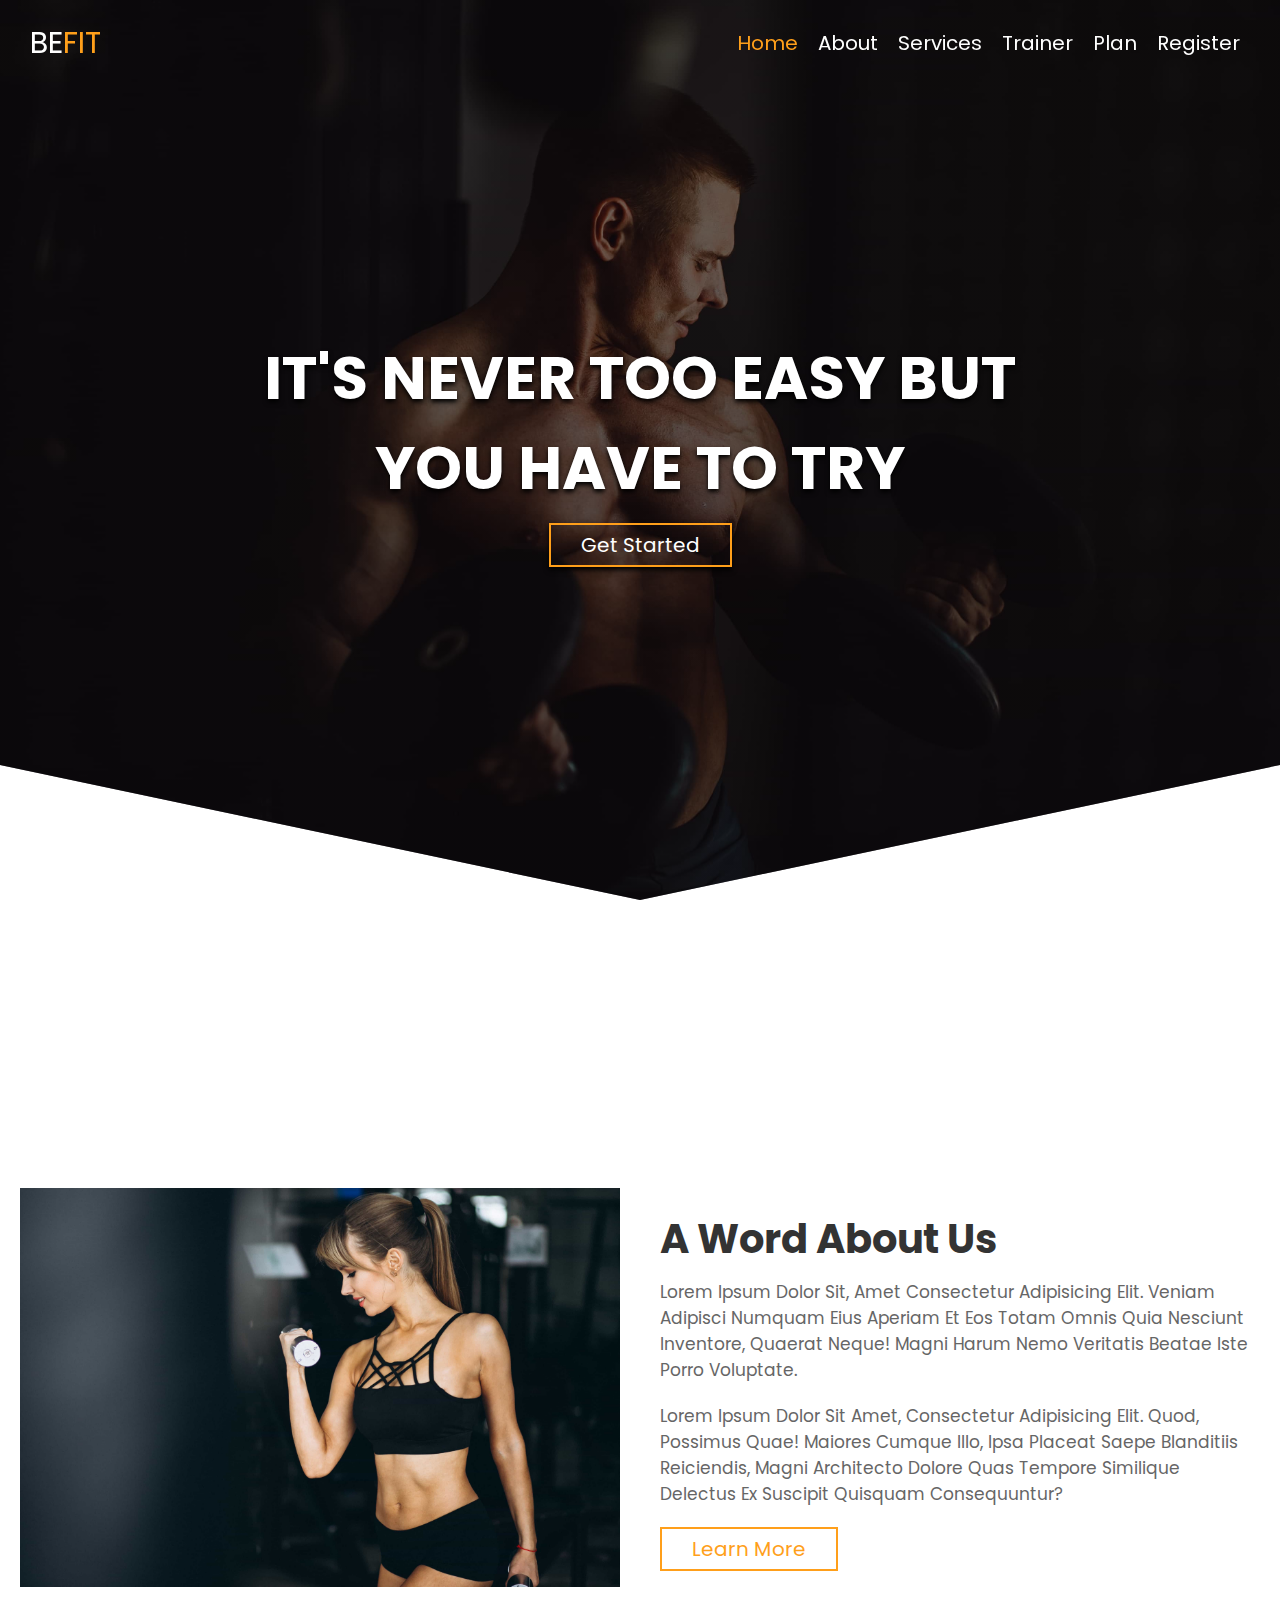
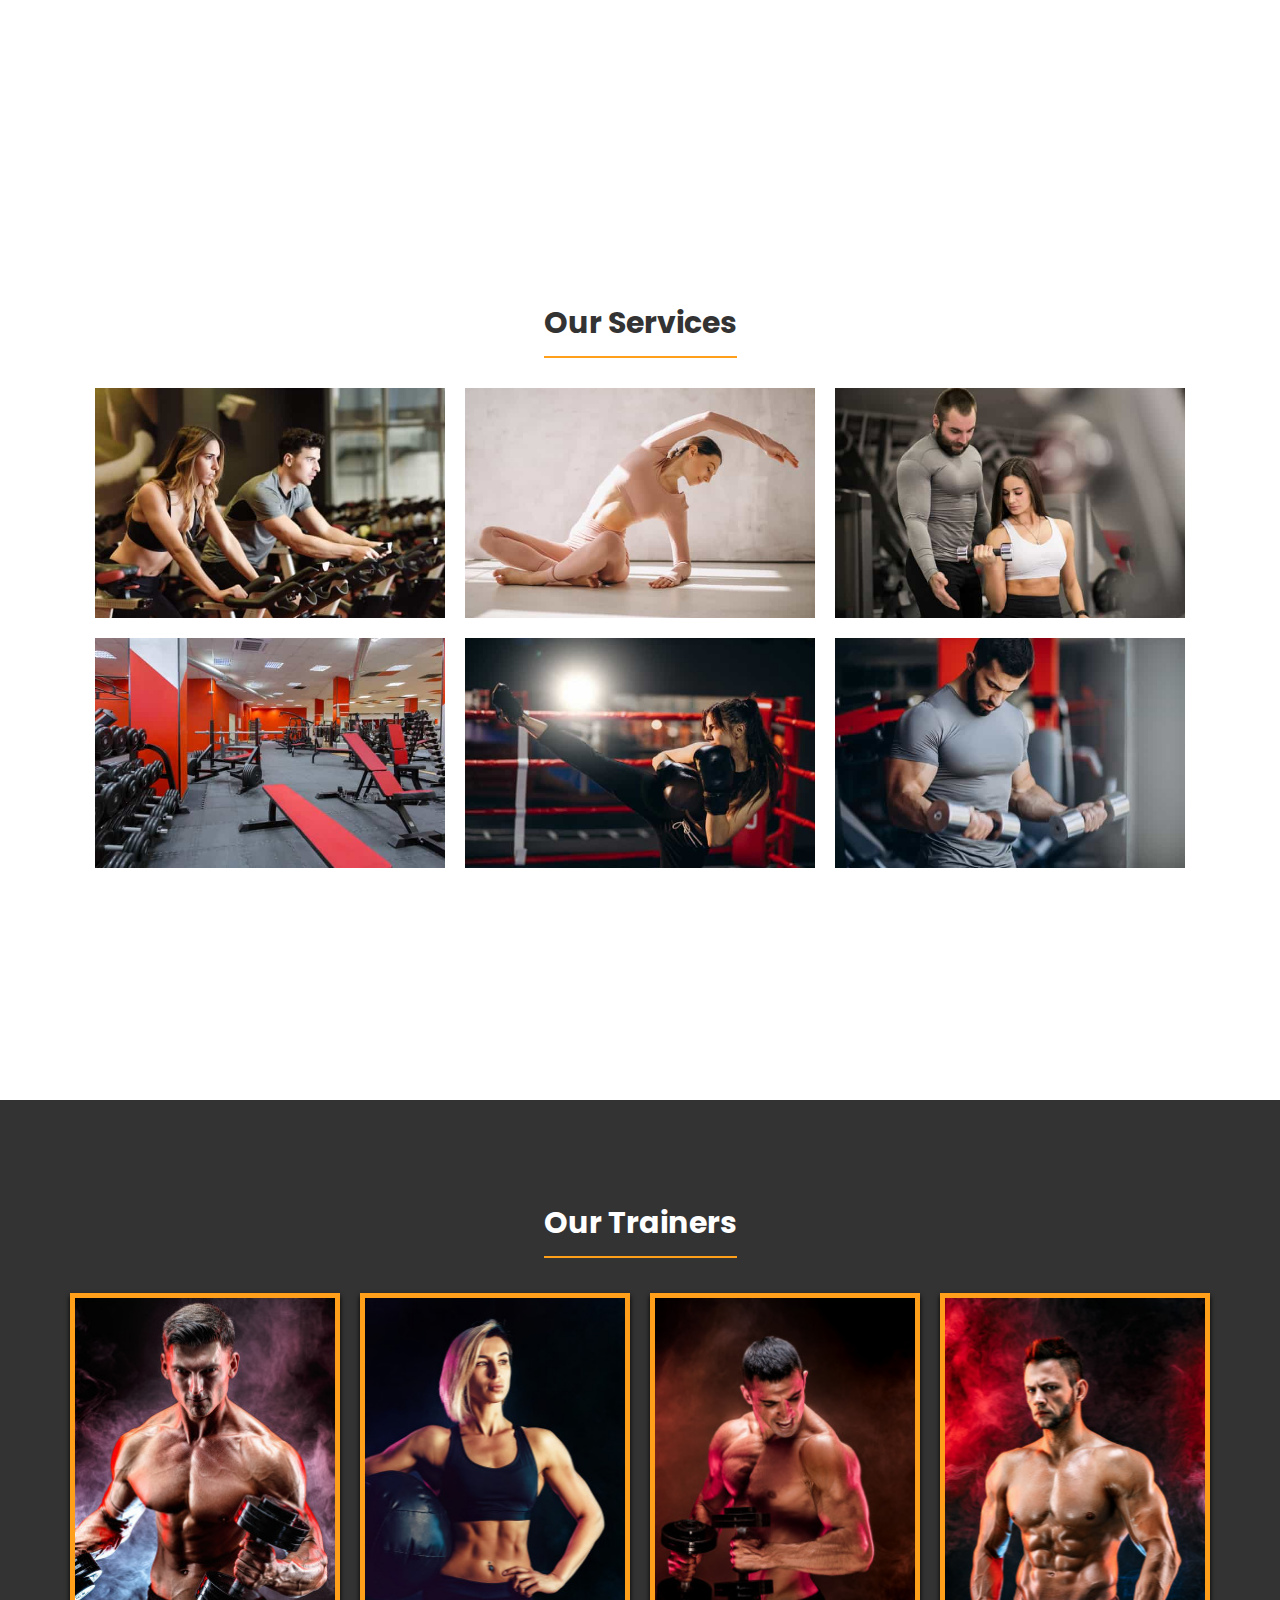
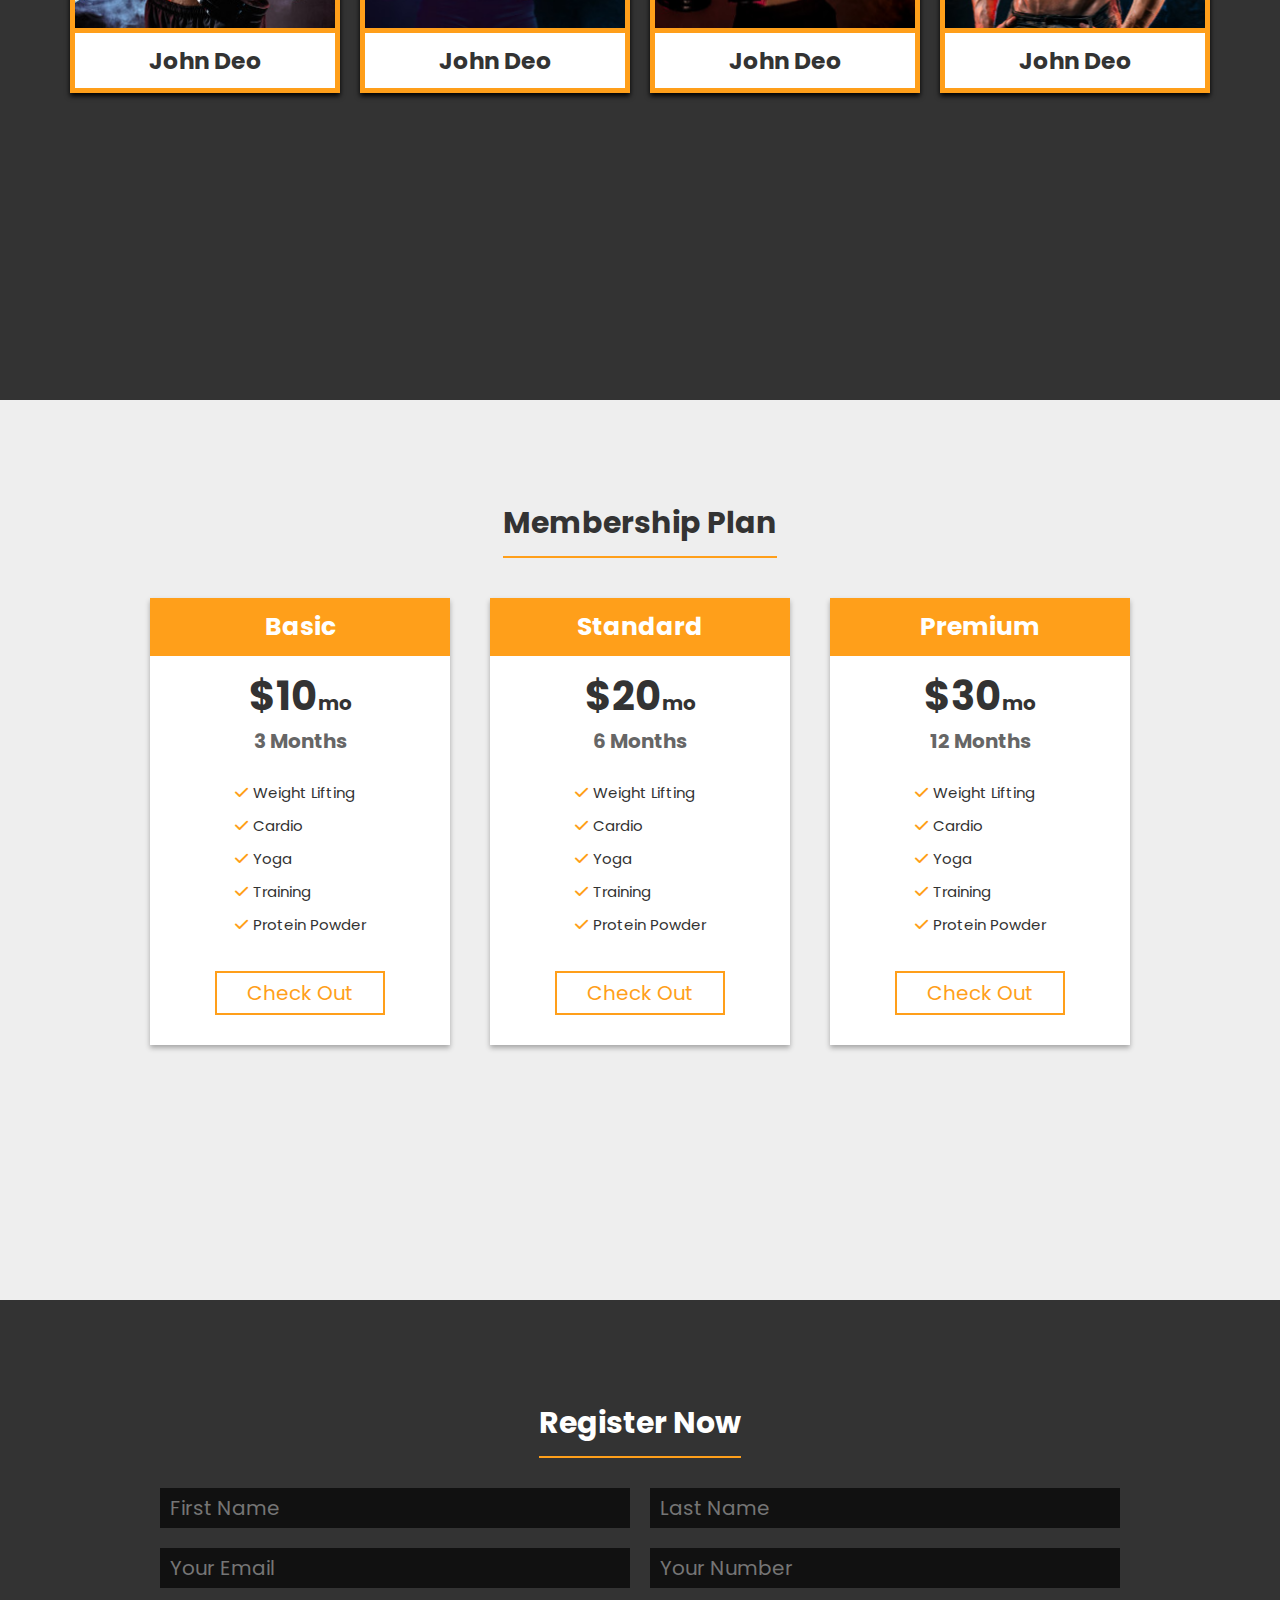
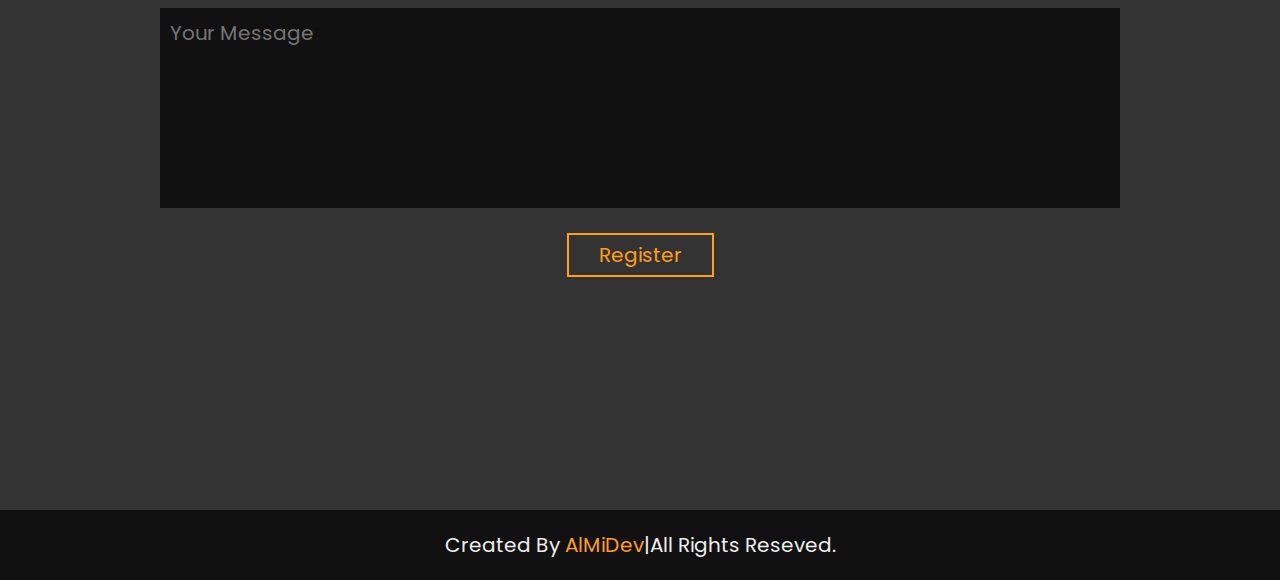
<file: Fitness website/index.html>
<!DOCTYPE html>
<html lang="en">

<head>
    <meta charset="UTF-8">
    <meta name="viewport" content="width=device-width, initial-scale=1.0">
    <title>Fitness Website</title>
    <link href="style.css" rel="stylesheet">
    <!--Font awesome cdn link-->
    <link rel="stylesheet" href="https://cdnjs.cloudflare.com/ajax/libs/font-awesome/6.2.1/css/all.min.css">
</head>

<body>

    <!--Header section starts-->

    <header>

        <a href="#" class="logo">BE<span>FIT</span></a>

        <nav class="navbar">
            <ul>
                <li><a class="active" href="#home">Home</a></li>
                <li><a href="#about">About</a></li>
                <li><a href="#service">Services</a></li>
                <li><a href="#trainer">trainer</a></li>
                <li><a href="#plan">Plan</a></li>
                <li><a href="#register">Register</a></li>
            </ul>
        </nav>

        <div id="menu" class="fas fa-bars"></div>

    </header>

    <!--Header section ends-->

    <!--Home section starts-->

    <section class="home" id="home">

        <h1>It's never too easy but <br>you have to try</h1>

        <a href="#"><button class="btn">Get started</button></a>

    </section>

    <!--Home section ends-->

    <!--About section starts-->

    <section class="about" id="about">

        <div class="row">

            <div class="image">
                <img src="images/about.jpg">
            </div>

            <div class="content">
                <h3>A word about us</h3>
                <p>Lorem ipsum dolor sit, amet consectetur adipisicing elit. Veniam adipisci numquam eius aperiam et eos
                    totam omnis quia nesciunt inventore, quaerat neque! Magni harum nemo veritatis beatae iste porro
                    voluptate.</p>
                <p>Lorem ipsum dolor sit amet, consectetur adipisicing elit. Quod, possimus quae! Maiores cumque illo,
                    ipsa placeat saepe blanditiis reiciendis, magni architecto dolore quas tempore similique delectus ex
                    suscipit quisquam consequuntur?</p>
                <a href="#"><button class="btn">Learn More</button></a>
            </div>

        </div>

    </section>

    <!--About section ends-->

    <!--service section starts-->

    <section class="service" id="service">

        <h1 class="heading">Our services</h1>

        <div class="box-container">

            <div class="box">
                <img src="images/img1.jpg" alt="">
                <div class="info">
                    <h3>treadmill</h3>
                    <p>Lorem ipsum dolor sit amet consectetur adipisicing elit. Aut nostrum illo sequi commodi, aliquam,
                        quisquam architecto rerum provident nesciunt in atque animi ullam saepe dicta eveniet pariatur
                        inventore quo magnam?</p>
                    <a href="#"><button class="btn">more</button></a>
                </div>
            </div>

            <div class="box">
                <img src="images/img2.jpg" alt="">
                <div class="info">
                    <h3>yoga</h3>
                    <p>Lorem ipsum dolor sit amet consectetur adipisicing elit. Aut nostrum illo sequi commodi, aliquam,
                        quisquam architecto rerum provident nesciunt in atque animi ullam saepe dicta eveniet pariatur
                        inventore quo magnam?</p>
                    <a href="#"><button class="btn">more</button></a>
                </div>
            </div>

            <div class="box">
                <img src="images/img3.jpg" alt="">
                <div class="info">
                    <h3>trainer</h3>
                    <p>Lorem ipsum dolor sit amet consectetur adipisicing elit. Aut nostrum illo sequi commodi, aliquam,
                        quisquam architecto rerum provident nesciunt in atque animi ullam saepe dicta eveniet pariatur
                        inventore quo magnam?</p>
                    <a href="#"><button class="btn">more</button></a>
                </div>
            </div>

            <div class="box">
                <img src="images/img4.jpg" alt="">
                <div class="info">
                    <h3>equipements</h3>
                    <p>Lorem ipsum dolor sit amet consectetur adipisicing elit. Aut nostrum illo sequi commodi, aliquam,
                        quisquam architecto rerum provident nesciunt in atque animi ullam saepe dicta eveniet pariatur
                        inventore quo magnam?</p>
                    <a href="#"><button class="btn">more</button></a>
                </div>
            </div>

            <div class="box">
                <img src="images/img5.jpg" alt="">
                <div class="info">
                    <h3>boxing</h3>
                    <p>Lorem ipsum dolor sit amet consectetur adipisicing elit. Aut nostrum illo sequi commodi, aliquam,
                        quisquam architecto rerum provident nesciunt in atque animi ullam saepe dicta eveniet pariatur
                        inventore quo magnam?</p>
                    <a href="#"><button class="btn">more</button></a>
                </div>
            </div>

            <div class="box">
                <img src="images/img6.jpg" alt="">
                <div class="info">
                    <h3>weight lifting</h3>
                    <p>Lorem ipsum dolor sit amet consectetur adipisicing elit. Aut nostrum illo sequi commodi, aliquam,
                        quisquam architecto rerum provident nesciunt in atque animi ullam saepe dicta eveniet pariatur
                        inventore quo magnam?</p>
                    <a href="#"><button class="btn">more</button></a>
                </div>
            </div>
        </div>

    </section>

    <!--service section starts-->

    <!-- trainer section starts  -->

    <section class="trainer" id="trainer">

        <h1 class="heading">our trainers</h1>

        <div class="box-container">

            <div class="box">
                <img src="images/coach1.png" alt="">
                <div class="info">
                    <h3>john deo</h3>
                </div>
                <div class="share">
                    <a href="#" class="fab fa-facebook-f"></a>
                    <a href="#" class="fab fa-twitter"></a>
                    <a href="#" class="fab fa-instagram"></a>
                    <a href="#" class="fab fa-linkedin"></a>
                </div>
            </div>

            <div class="box">
                <img src="images/coach2.png" alt="">
                <div class="info">
                    <h3>john deo</h3>
                </div>
                <div class="share">
                    <a href="#" class="fab fa-facebook-f"></a>
                    <a href="#" class="fab fa-twitter"></a>
                    <a href="#" class="fab fa-instagram"></a>
                    <a href="#" class="fab fa-linkedin"></a>
                </div>
            </div>

            <div class="box">
                <img src="images/coach3.png" alt="">
                <div class="info">
                    <h3>john deo</h3>
                </div>
                <div class="share">
                    <a href="#" class="fab fa-facebook-f"></a>
                    <a href="#" class="fab fa-twitter"></a>
                    <a href="#" class="fab fa-instagram"></a>
                    <a href="#" class="fab fa-linkedin"></a>
                </div>
            </div>

            <div class="box">
                <img src="images/coach4.png" alt="">
                <div class="info">
                    <h3>john deo</h3>
                </div>
                <div class="share">
                    <a href="#" class="fab fa-facebook-f"></a>
                    <a href="#" class="fab fa-twitter"></a>
                    <a href="#" class="fab fa-instagram"></a>
                    <a href="#" class="fab fa-linkedin"></a>
                </div>
            </div>

        </div>

    </section>

    <!-- trainer section ends -->

    <!--plan section starts-->

    <section class="plan" id="plan">

        <h1 class="heading">membership plan</h1>

        <div class="box-container">

            <div class="box">
                <h3 class="title">basic</h3>
                <h3 class="price">$10<span>mo</span></h3>
                <h3 class="month">3 months</h3>
                <ul>
                    <li><i class="fas fa-check"></i>weight lifting</li>
                    <li><i class="fas fa-check"></i>cardio</li>
                    <li><i class="fas fa-check"></i>yoga</li>
                    <li><i class="fas fa-check"></i>training</li>
                    <li><i class="fas fa-check"></i>protein powder</li>
                </ul>
                <a href="#"><button class="btn">check out</button></a>
            </div>

            <div class="box">
                <h3 class="title">standard</h3>
                <h3 class="price">$20<span>mo</span></h3>
                <h3 class="month">6 months</h3>
                <ul>
                    <li><i class="fas fa-check"></i>weight lifting</li>
                    <li><i class="fas fa-check"></i>cardio</li>
                    <li><i class="fas fa-check"></i>yoga</li>
                    <li><i class="fas fa-check"></i>training</li>
                    <li><i class="fas fa-check"></i>protein powder</li>
                </ul>
                <a href="#"><button class="btn">check out</button></a>
            </div>

            <div class="box">
                <h3 class="title">premium</h3>
                <h3 class="price">$30<span>mo</span></h3>
                <h3 class="month">12 months</h3>
                <ul>
                    <li><i class="fas fa-check"></i>weight lifting</li>
                    <li><i class="fas fa-check"></i>cardio</li>
                    <li><i class="fas fa-check"></i>yoga</li>
                    <li><i class="fas fa-check"></i>training</li>
                    <li><i class="fas fa-check"></i>protein powder</li>
                </ul>
                <a href="#"><button class="btn">check out</button></a>
            </div>

        </div>

    </section>

    <!--plan section ends-->

    <!--register section starts-->

    <section class="register" id="register">

        <h1 class="heading">register now</h1>

        <form action="">

            <div class="inputBox">
                <input type="text" placeholder="first name">
                <input type="text" placeholder="last name">
            </div>

            <div class="inputBox">
                <input type="email" placeholder="your email">
                <input type="number" placeholder="your number">
            </div>

            <textarea name="" id="" cols="30" rows="10" placeholder="your message"></textarea>

            <input type="submit" class="btn" value="register">

        </form>

    </section>

    <!--register section ends-->

    <!--footer section starts-->
    <section class="footer">
        created by <a href="#">AlMiDev</a>|all rights reseved.
    </section>
    <!--footer section ends-->

    <!--Custom js file link-->
    <!-- jquery cdn link  -->
    <script src="https://cdnjs.cloudflare.com/ajax/libs/jquery/3.5.1/jquery.min.js"></script>
    <script src="script.js"></script>
</body>

</html>
</file>
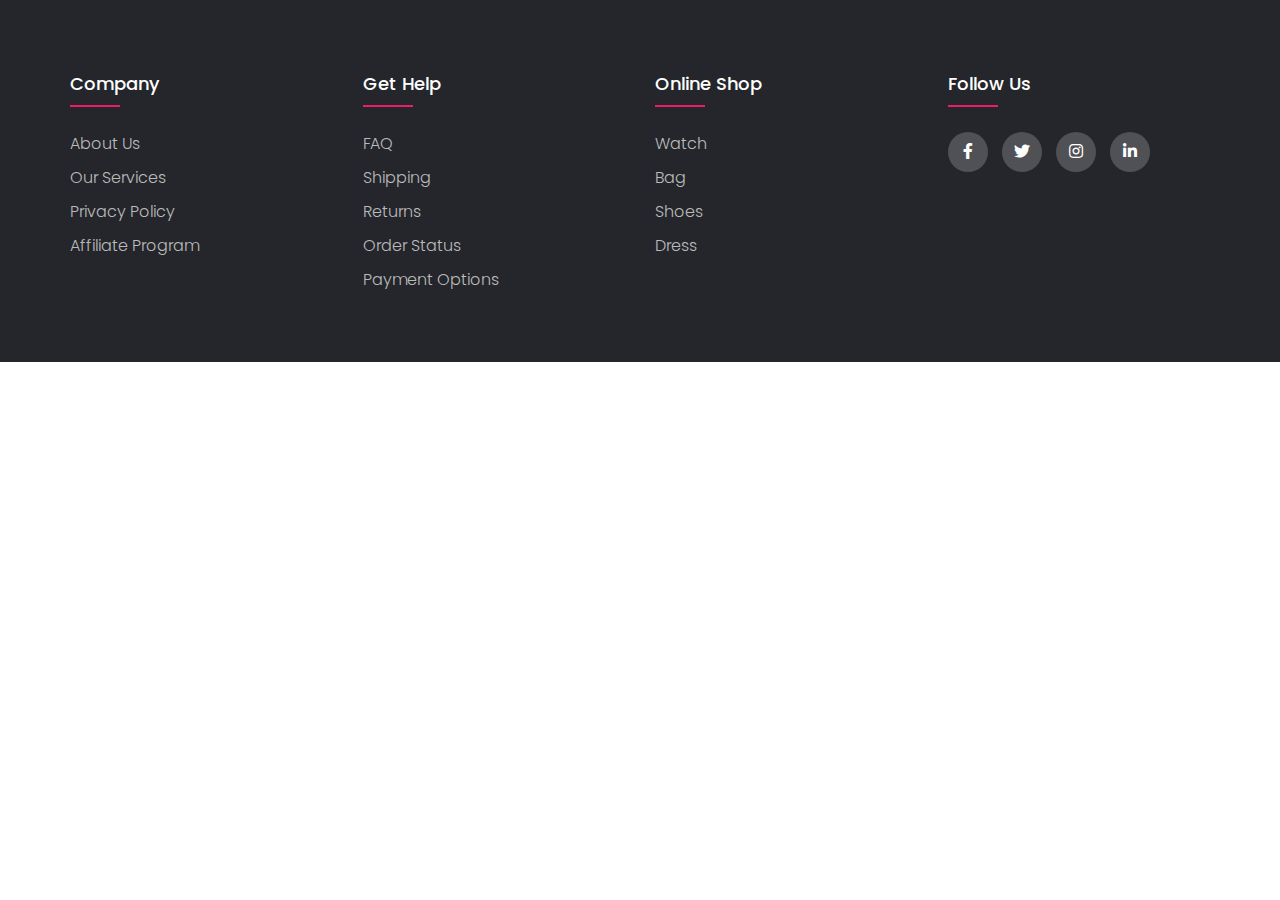
<file: Footer/index.html>
<!DOCTYPE html>
<html lang="en">
<head>
  <title>Footer Design</title>
  <meta charset="utf-8">
  <meta name="viewport" content="width=device-width, initial-scale=1">
  <link rel="stylesheet" href="css/style.css">
  <link rel="stylesheet" type="text/css" href="https://cdnjs.cloudflare.com/ajax/libs/font-awesome/5.15.1/css/all.min.css">
</head>
<body>

  <footer class="footer">
  	 <div class="container">
  	 	<div class="row">
  	 		<div class="footer-col">
  	 			<h4>company</h4>
  	 			<ul>
  	 				<li><a href="#">about us</a></li>
  	 				<li><a href="#">our services</a></li>
  	 				<li><a href="#">privacy policy</a></li>
  	 				<li><a href="#">affiliate program</a></li>
  	 			</ul>
  	 		</div>
  	 		<div class="footer-col">
  	 			<h4>get help</h4>
  	 			<ul>
  	 				<li><a href="#">FAQ</a></li>
  	 				<li><a href="#">shipping</a></li>
  	 				<li><a href="#">returns</a></li>
  	 				<li><a href="#">order status</a></li>
  	 				<li><a href="#">payment options</a></li>
  	 			</ul>
  	 		</div>
  	 		<div class="footer-col">
  	 			<h4>online shop</h4>
  	 			<ul>
  	 				<li><a href="#">watch</a></li>
  	 				<li><a href="#">bag</a></li>
  	 				<li><a href="#">shoes</a></li>
  	 				<li><a href="#">dress</a></li>
  	 			</ul>
  	 		</div>
  	 		<div class="footer-col">
  	 			<h4>follow us</h4>
  	 			<div class="social-links">
  	 				<a href="#"><i class="fab fa-facebook-f"></i></a>
  	 				<a href="#"><i class="fab fa-twitter"></i></a>
  	 				<a href="#"><i class="fab fa-instagram"></i></a>
  	 				<a href="#"><i class="fab fa-linkedin-in"></i></a>
  	 			</div>
  	 		</div>
  	 	</div>
  	 </div>
  </footer>

</body>
</html>
</file>
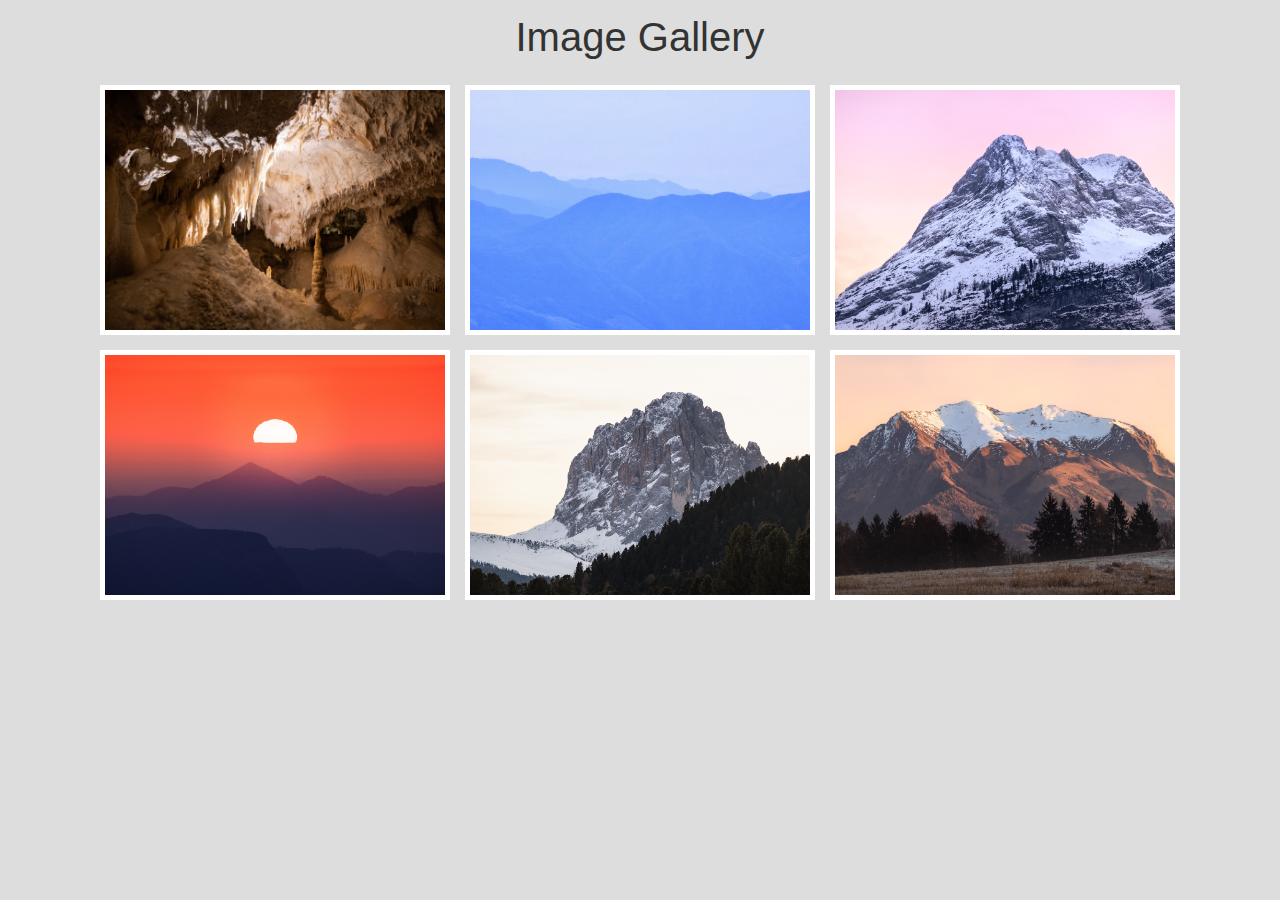
<file: Gallery/index.html>
<!DOCTYPE html>
<html lang="en">
<head>
    <meta charset="UTF-8">
    <meta name="viewport" content="width=device-width, initial-scale=1.0">
    <title>Gallery</title>
    <!--CSS file link-->
    <link rel="stylesheet" href="style.css">
</head>
<body>

    <div class="container">

        <h1>Image Gallery</h1>

        <div class="image-container">

            <div class="image">
                <img src="Medias/1.jpg" alt="">
            </div>
            <div class="image">
                <img src="Medias/2.jpg" alt="">
            </div>
            <div class="image">
                <img src="Medias/3.jpg" alt="">
            </div>
            <div class="image">
                <img src="Medias/4.jpg" alt="">
            </div>
            <div class="image">
                <img src="Medias/5.jpg" alt="">
            </div>
            <div class="image">
                <img src="Medias/6.jpg" alt="">
            </div>

        </div>

        <div class="popup-image">
            <span>&times;</span>
            <img src="Medias/1.jpg">
        </div>

    </div>



    <script src="script.js"></script>
</body>
</html>
</file>
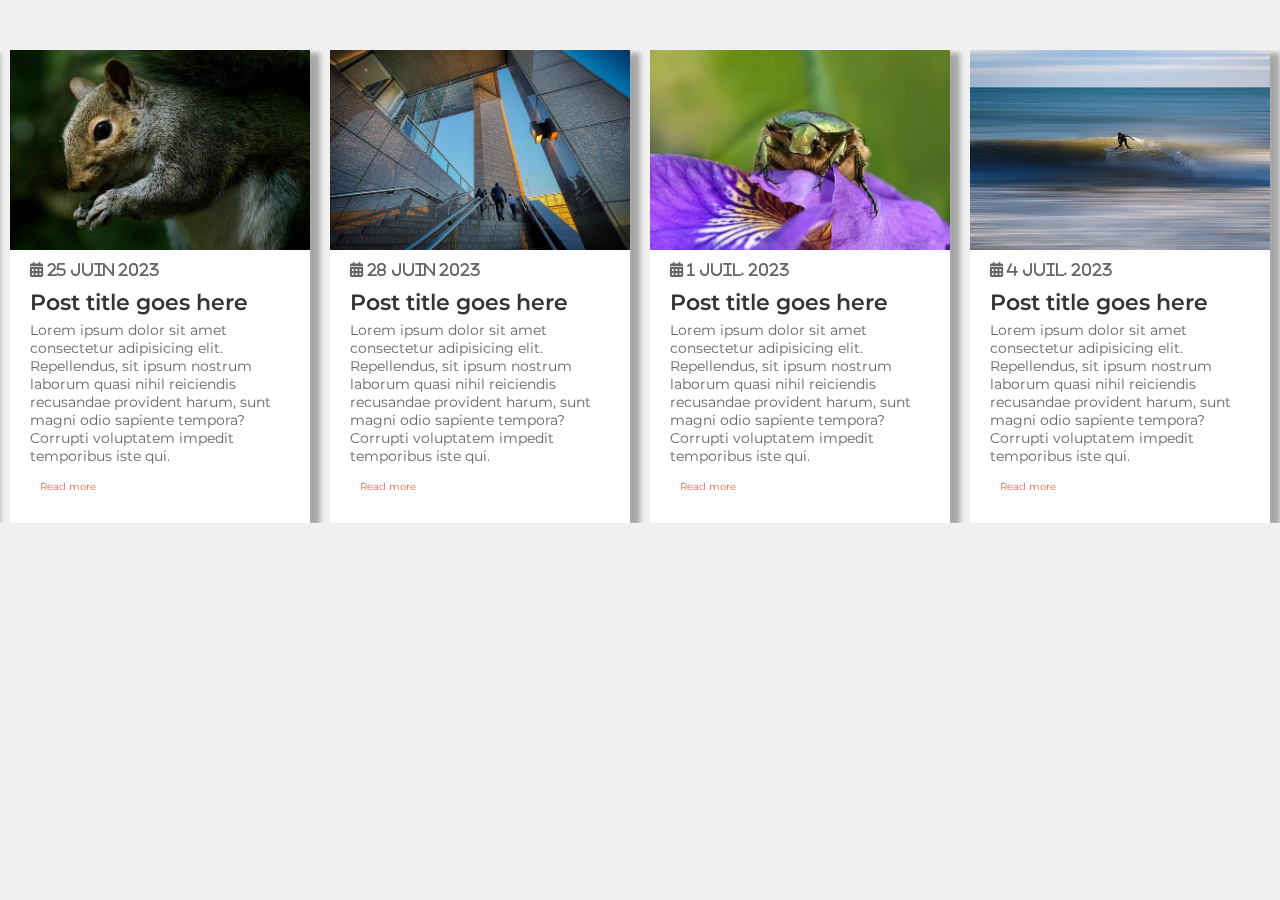
<file: Post slider/index.html>
<!DOCTYPE html>
<html lang="en">

<head>
    <meta charset="UTF-8">
    <meta name="viewport" content="width=device-width, initial-scale=1.0">
    <title>Post Slider</title>

    <!--CSS File Link-->
    <link href="style.css" rel="stylesheet">

    <!--External Tools Link-->
    <link href="https://cdnjs.cloudflare.com/ajax/libs/OwlCarousel2/2.3.4/assets/owl.carousel.min.css" rel="stylesheet">
    
    <link href="https://cdnjs.cloudflare.com/ajax/libs/font-awesome/6.4.0/css/all.min.css" rel="stylesheet">
    


</head>

<body>

    <div class="post-container owl-carousel">

        <div class="post">
            <div class="image">
                <img src="Medias/1.jpg" alt="">
            </div>
            <div class="content">
                <div class="date"><i class="fas fa-calendar-alt"> 25 Juin 2023</i></div>
                <a href="#" class="title">Post title goes here</a>
                <p>Lorem ipsum dolor sit amet consectetur adipisicing elit. Repellendus, sit ipsum nostrum laborum quasi
                    nihil reiciendis recusandae provident harum, sunt magni odio sapiente tempora? Corrupti voluptatem
                    impedit temporibus iste qui.</p>
                <a href="#" class="link">Read more</a>
            </div>
        </div>

        <div class="post">
            <div class="image">
                <img src="Medias/2.jpg" alt="">
            </div>
            <div class="content">
                <div class="date"><i class="fas fa-calendar-alt"> 28 Juin 2023</i></div>
                <a href="#" class="title">Post title goes here</a>
                <p>Lorem ipsum dolor sit amet consectetur adipisicing elit. Repellendus, sit ipsum nostrum laborum quasi
                    nihil reiciendis recusandae provident harum, sunt magni odio sapiente tempora? Corrupti voluptatem
                    impedit temporibus iste qui.</p>
                <a href="#" class="link">Read more</a>
            </div>
        </div>

        <div class="post">
            <div class="image">
                <img src="Medias/3.jpg" alt="">
            </div>
            <div class="content">
                <div class="date"><i class="fas fa-calendar-alt"> 1 Juil. 2023</i></div>
                <a href="#" class="title">Post title goes here</a>
                <p>Lorem ipsum dolor sit amet consectetur adipisicing elit. Repellendus, sit ipsum nostrum laborum quasi
                    nihil reiciendis recusandae provident harum, sunt magni odio sapiente tempora? Corrupti voluptatem
                    impedit temporibus iste qui.</p>
                <a href="#" class="link">Read more</a>
            </div>
        </div>

        <div class="post">
            <div class="image">
                <img src="Medias/4.jpg" alt="">
            </div>
            <div class="content">
                <div class="date"><i class="fas fa-calendar-alt"> 4 Juil. 2023</i></div>
                <a href="#" class="title">Post title goes here</a>
                <p>Lorem ipsum dolor sit amet consectetur adipisicing elit. Repellendus, sit ipsum nostrum laborum quasi
                    nihil reiciendis recusandae provident harum, sunt magni odio sapiente tempora? Corrupti voluptatem
                    impedit temporibus iste qui.</p>
                <a href="#" class="link">Read more</a>
            </div>
        </div>

        <div class="post">
            <div class="image">
                <img src="Medias/5.jpg" alt="">
            </div>
            <div class="content">
                <div class="date"><i class="fas fa-calendar-alt"> 7 Juil. 2023</i></div>
                <a href="#" class="title">Post title goes here</a>
                <p>Lorem ipsum dolor sit amet consectetur adipisicing elit. Repellendus, sit ipsum nostrum laborum quasi
                    nihil reiciendis recusandae provident harum, sunt magni odio sapiente tempora? Corrupti voluptatem
                    impedit temporibus iste qui.</p>
                <a href="#" class="link">Read more</a>
            </div>
        </div>

        <div class="post">
            <div class="image">
                <img src="Medias/6.jpg" alt="">
            </div>
            <div class="content">
                <div class="date"><i class="fas fa-calendar-alt"> 10 Juil. 2023</i></div>
                <a href="#" class="title">Post title goes here</a>
                <p>Lorem ipsum dolor sit amet consectetur adipisicing elit. Repellendus, sit ipsum nostrum laborum quasi
                    nihil reiciendis recusandae provident harum, sunt magni odio sapiente tempora? Corrupti voluptatem
                    impedit temporibus iste qui.</p>
                <a href="#" class="link">Read more</a>
            </div>
        </div>



    </div>

    


<!--Jquery Link-->
<script src="https://cdnjs.cloudflare.com/ajax/libs/jquery/3.7.0/jquery.min.js"></script>
<!--Own Caroussel Link-->
<script src="https://cdnjs.cloudflare.com/ajax/libs/OwlCarousel2/2.3.4/owl.carousel.min.js"></script>

<script src="script.js"></script>
    
</body>

</html>
</file>
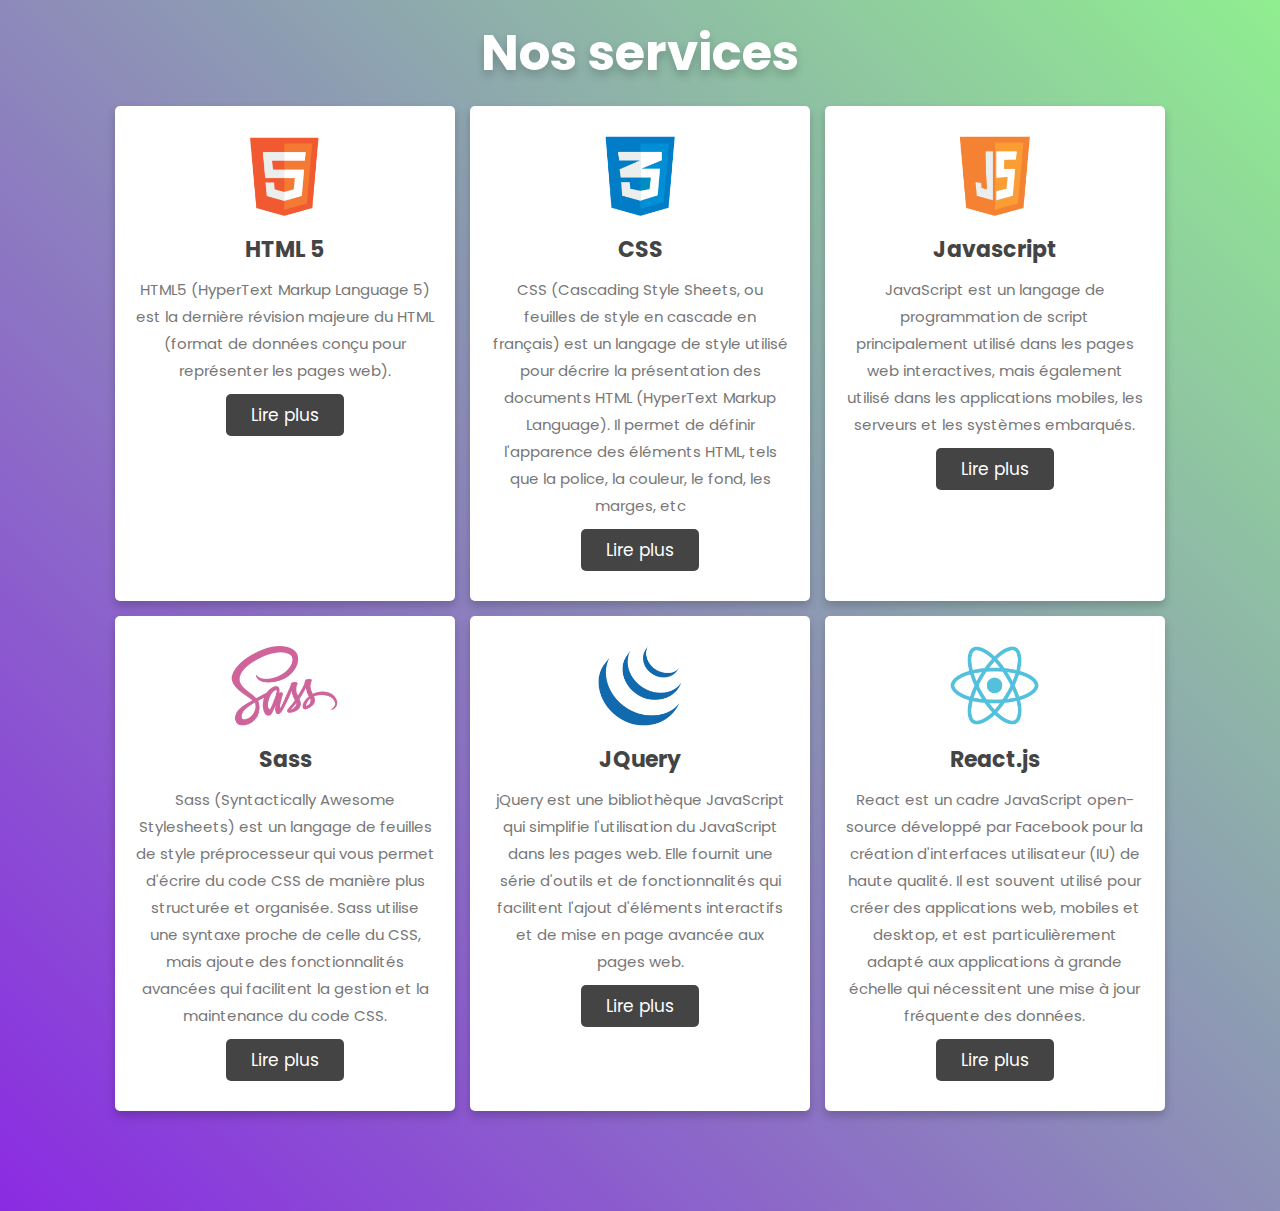
<file: Service box/index.html>
<!DOCTYPE html>
<html lang="en">

<head>
    <meta charset="UTF-8">
    <meta http-equiv="X-UA-Compatible" content="IE=edge">
    <meta name="viewport" content="width=device-width, initial-scale=1.0">
    <title>Services Box</title>

    <!--custom css file link css-->
    <link rel="stylesheet" href="style.css">
</head>

<body>
    <div class="container">

        <h1 class="heading">Nos services</h1>

        <div class="box-container">

            <div class="box">
                <img src="image/icon-1.png" alt="">
                <h3>HTML 5</h3>
                <p>HTML5 (HyperText Markup Language 5) est la dernière révision
                    majeure du HTML (format de données conçu pour représenter les pages web).</p>
                <a href="" class="btn">Lire plus</a>
            </div>

            <div class="box">
                <img src="image/icon-2.png" alt="">
                <h3>CSS</h3>
                <p>CSS (Cascading Style Sheets, ou feuilles de style en cascade en français)
                    est un langage de style utilisé pour décrire la présentation
                    des documents HTML (HyperText Markup Language). Il permet de définir l'apparence des éléments HTML,
                    tels que la police, la couleur, le fond, les marges, etc</p>
                <a href="" class="btn">Lire plus</a>
            </div>

            <div class="box">
                <img src="image/icon-3.png" alt="">
                <h3>Javascript</h3>
                <p>JavaScript est un langage de programmation de script principalement utilisé dans les pages web
                    interactives, mais également utilisé dans les applications mobiles, les serveurs et les systèmes
                    embarqués.</p>
                <a href="" class="btn">Lire plus</a>
            </div>

            <div class="box">
                <img src="image/icon-4.png" alt="">
                <h3>Sass</h3>
                <p>Sass (Syntactically Awesome Stylesheets) est un langage de feuilles de style préprocesseur qui vous
                    permet d'écrire du code CSS de manière plus structurée et organisée. Sass utilise une syntaxe
                    proche de celle du CSS, mais ajoute des fonctionnalités avancées qui facilitent la gestion et la
                    maintenance du code CSS.</p>
                <a href="" class="btn">Lire plus</a>
            </div>

            <div class="box">
                <img src="image/icon-5.png" alt="">
                <h3>JQuery</h3>
                <p>jQuery est une bibliothèque JavaScript qui simplifie l'utilisation du JavaScript dans les pages web.
                    Elle fournit une série d'outils et de fonctionnalités qui facilitent l'ajout d'éléments
                    interactifs et de mise en page avancée aux pages web.</p>
                <a href="" class="btn">Lire plus</a>
            </div>

            <div class="box">
                <img src="image/icon-6.png" alt="">
                <h3>React.js</h3>
                <p>React est un cadre JavaScript open-source développé par Facebook pour la création d'interfaces
                    utilisateur (IU) de haute qualité. Il est souvent utilisé pour créer des applications web, mobiles
                    et desktop, et est particulièrement adapté aux applications à grande échelle qui nécessitent une
                    mise à jour fréquente des données.</p>
                <a href="" class="btn">Lire plus</a>
            </div>

        </div>


    </div>
</body>

</html>
</file>
<file: Fitness website/style.css>
@import url('https://fonts.googleapis.com/css2?family=Poppins:ital,wght@0,100;0,200;0,300;0,400;0,500;0,600;1,100;1,200;1,300;1,400;1,500&display=swap');

:root{
    --orange:#ff9f1a;
    --white:#fff;
    --black:#333;
    --grey:#666;
}

*{
    font-family: 'Poppins', sans-serif;
    margin: 0; padding: 0;
    box-sizing: border-box;
    transition: all .2s linear;
    text-decoration: none;
    text-transform: capitalize;
    outline: none;
}

*::selection{
    color: var(--white);
    background: var(--orange);
}

.btn{
    cursor: pointer;
    border: .2rem solid var(--orange);
    color: var(--orange);
    background: none;
    padding: .5rem 3rem;
    margin-top: 1rem;
    position: relative;
    z-index: 0;
    font-size: 2rem;
}

.btn::before{
    content:'';
    position: absolute;
    top: 0; left: 0;
    height: 100%;
    width: 100%;
    background: var(--orange);
    z-index: -1;
    clip-path: circle(0% at 0% 0%);
    transition: .3s;
}

.btn:hover::before{
    clip-path: circle(100%);
}

.btn:hover{
    color: var(--white);
}

.heading{
    display: inline-block;
    color: var(--black);
    font-size: 3rem;
    margin: 2rem 0;
    padding: 1rem 0;
    padding-top: 8rem;
    border-bottom: .2rem solid var(--orange);
}

html{
    font-size: 62.5%;
    overflow-x: hidden;
}

header{
    width: 100%;
    display: flex;
    align-items: center;
    justify-content: space-between;
    position: fixed;
    top: 0; left: 0; right: 0;
    z-index: 1000;
    padding: 2rem 3rem;
}

header .logo{
    font-size: 3rem;
    color: var(--white);
}

header .logo span{
    color: var(--orange);
}

header .navbar ul{
    list-style: none;
    display: flex;
    align-items: center;
    justify-content: space-between;
}

header .navbar ul li{
    margin:0 1rem;
}

header .navbar ul li a{
    color: var(--white);
    font-size: 2rem;
}

header .navbar ul li a:hover,
header .navbar ul li a.active {
    color: var(--orange);
}

header #menu{
    font-size: 3rem;
    color: var(--orange);
    cursor: pointer;
    display: none;
}

header.header-active{
    background: var(--white);
    box-shadow: 0 .3rem .5rem rgba(0,0,0,.3);
}

header.header-active .logo,
header.header-active .navbar a{
    color: var(--black);
}

.home{
    min-height: 100vh;
    background: linear-gradient(rgba(0,0,0,.5),rgba(0,0,0,.5)), url(images/home.jpg) no-repeat;
    background-size: cover;
    background-position: center;
    background-attachment: fixed;
    display: flex;
    align-items: center;
    justify-content: center;
    flex-flow: column;
    clip-path: polygon(0 0, 100% 0, 100% 85%, 50% 100%, 0 85%);
}

.home h1{
    font-size: 6rem;
    color: var(--white);
    text-align: center;
    text-shadow: 0 .3rem .5rem #000;
    padding: 0 1rem;
    text-transform: uppercase;
}

.home .btn{
    box-shadow: 0 .3rem .5rem #000;
    color: var(--white);
}

.about .row{
    min-height: 100vh;
    display: flex;
    justify-content: center;
    align-items: center;
    flex-wrap: wrap;
    padding-top: 8rem;
}

.about .row .image{
    flex: 1 1 40rem;
    padding: 2rem;
}

.about .row .image img{
    width: 100%;
    height: 100%;
    object-fit: cover;
}

.about .row .content{
    flex: 1 1 40rem;
    padding: 2rem;
}

.about .content h3{
    color: var(--black);
    font-size: 4rem;
}

.about .content p{
    color: var(--grey);
    font-size: 1.7rem;
    padding: 1rem 0;
}

.service{
    min-height: 100vh;
    text-align: center;
}

.service .box-container{
    display: flex;
    justify-content: center;
    align-items: center;
    flex-wrap: wrap;
}

.service .box-container .box{
    height: 23rem;
    width: 35rem;
    margin: 1rem;
    overflow: hidden;
    position: relative;
    cursor: pointer;
}

.service .box-container .box img{
    height: 100%;
    width: 100%;
    object-fit: cover;
}

.service .box-container .box .info{
    height: 90%;
    width: 90%;
    position: absolute;
    top: 50%; left: 50%;
    transform: translate(-50%,-50%) scale(0);
    background: var(--white);
    display: flex;
    align-items: center;
    justify-content: center;
    flex-flow: column;
}

.service .box-container .box:hover .info{
    transform: translate(-50%,-50%) scale(1);
}

.service .box-container .box h3{
    font-size: 2rem;
    color: var(--black);
}

.service .box-container .box p{
    font-size: 1rem;
    color: var(--grey);
    padding: 1rem 2rem;
}

.trainer{
    min-height: 100vh;
    text-align: center;
    background:#333;
}

.trainer .heading{
    color:#fff;
}

.trainer .box-container{
    display: flex;
    align-items: center;
    justify-content: center;
    flex-wrap: wrap;
}

.trainer .box-container .box{
    height:40rem;
    margin:1.5rem 1rem;
    width:27rem;
    border:.5rem solid var(--orange);
    overflow: hidden;
    position: relative;
    box-shadow: 0 .3rem .5rem #000;
}

.trainer .box-container .box img{
    height:100%;
    width: 100%;
    object-fit: cover;
}

.trainer .box-container .box .info{
    color:#333;
    background:#fff;
    border-top:.5rem solid var(--orange);
    position: absolute;
    bottom: 0; left: 0;
    font-size: 2rem;
    width:100%;
    padding:1rem 0;
}

.trainer .box-container .box .share{
    position: absolute;
    top: 1rem; right: -10rem;
    display: flex;
    flex-flow: column;
}

.trainer .box-container .box:hover .share{
    top:1rem; right: 0;
}

.trainer .box-container .box .share a{
    height: 4rem;
    width: 4.5rem;
    line-height: 4rem;
    color: var(--black);
    font-size: 2rem;
    background: var(--white);
    margin: .5rem 1rem;
}

.trainer .box-container .box .share a:hover{
    background: var(--orange);
    color: var(--white);
}

.plan{
    min-height: 100vh;
    text-align: center;
    background:#eee;
}

.plan .box-container{
    display: flex;
    align-items: center;
    justify-content: center;
    flex-wrap: wrap;
}

.plan .box-container .box{
    background: var(--white);
    margin: 2rem;
    width: 30rem;
    box-shadow: 0 .3rem .5rem rgba(0,0,0,.3);
}

.plan .box-container .box:hover{
    transform: scale(1.04);
}

.plan .box-container .box .title{
    font-size: 2.5rem;
    background: var(--orange);
    color: var(--white);
    padding: 1rem 0;
}

.plan .box-container .box .price{
    font-size: 4rem;
    color: var(--black);
    padding-top: 1rem;
}

.plan .box-container .box .price span{
    font-size: 2rem;
}

.plan .box-container .box .month{
    font-size: 2rem;
    color: var(--grey);
}

.plan .box-container .box ul{
    list-style: none;
    margin: 2rem 8rem;
}

.plan .box-container .box ul li{
    text-align: left;
    padding: .5rem 0;
    font-size: 1.5rem;
    color: var(--black);
}

.plan .box-container .box ul li i{
    color: var(--orange);
    padding: 0 .5rem;
}

.plan .box-container .box .btn{
    margin-bottom: 3rem;
}

.register{
    min-height: 90vh;
    text-align: center;
    background:#333;
    padding-bottom: 3rem;
}

.register .heading{
    color:#fff;
}

.register form{
    width: 75%;
    margin: 0 auto;
}

.register form .inputBox{
    display: flex;
    justify-content: space-between;
    flex-wrap: wrap;
}

.register form .inputBox input,textarea{
    height: 4rem;
    width: 49%;
    background: #111;
    color: var(--white);
    padding: 0 1rem;
    margin: 1rem 0;
    font-size: 2rem;
    border: none;
}

.register form .inputBox input:focus,textarea:focus{
    background: #222;
}

.register form textarea{
    height: 20rem;
    resize: none;
    padding: 1rem;
    width: 100%;
}

.register form .btn:hover{
    background: var(--orange);
}

.footer{
    color: #eee;
    background: #111;
    text-align: center;
    padding: 2rem 1rem;
    font-size: 2rem;
}

.footer a{
    color: var(--orange);
}

.footer a:hover{
    color: var(--white);
}



/*media quieries*/

@media(max-width:768px){
    html{
        font-size: 55%;
    }

    header #menu{
        display: block;
    }

    header .navbar{
        position: fixed;
        top: -100rem; left: 0;
        width: 100%;
        background: var(--white);
        bottom: .1rem solid rgba(0,0,0,.3);
        opacity: 0;
    }

    header .navbar ul{
        flex-flow: column;
        padding: 2rem 0;
    }

    header .navbar ul li{
       margin: 1rem 0; 
       text-align: center;
       width: 100%;
    }

    header .navbar ul li a{
        color: var(--black);
        font-size: 2.5rem;
        display: block;
    }

    header .navbar.nav-toggle{
        top: 8rem; 
        opacity: 1;
    }

    .register form{
        width: 95%;
    }
}

@media(max-width:500px){
    html{
        font-size: 50%;
    }

    .home h1{
        font-size: 5rem;
    }

    .register form .inputBox input{
        width: 100%;
    }
}
</file>
<file: Footer/css/style.css>
@import url('https://fonts.googleapis.com/css2?family=Poppins:wght@300;400;500;600;700&display=swap');
body{
	line-height: 1.5;
	font-family: 'Poppins', sans-serif;
}
*{
	margin:0;
	padding:0;
	box-sizing: border-box;
}
.container{
	max-width: 1170px;
	margin:auto;
}
.row{
	display: flex;
	flex-wrap: wrap;
}
ul{
	list-style: none;
}
.footer{
	background-color: #24262b;
    padding: 70px 0;
}
.footer-col{
   width: 25%;
   padding: 0 15px;
}
.footer-col h4{
	font-size: 18px;
	color: #ffffff;
	text-transform: capitalize;
	margin-bottom: 35px;
	font-weight: 500;
	position: relative;
}
.footer-col h4::before{
	content: '';
	position: absolute;
	left:0;
	bottom: -10px;
	background-color: #e91e63;
	height: 2px;
	box-sizing: border-box;
	width: 50px;
}
.footer-col ul li:not(:last-child){
	margin-bottom: 10px;
}
.footer-col ul li a{
	font-size: 16px;
	text-transform: capitalize;
	color: #ffffff;
	text-decoration: none;
	font-weight: 300;
	color: #bbbbbb;
	display: block;
	transition: all 0.3s ease;
}
.footer-col ul li a:hover{
	color: #ffffff;
	padding-left: 8px;
}
.footer-col .social-links a{
	display: inline-block;
	height: 40px;
	width: 40px;
	background-color: rgba(255,255,255,0.2);
	margin:0 10px 10px 0;
	text-align: center;
	line-height: 40px;
	border-radius: 50%;
	color: #ffffff;
	transition: all 0.5s ease;
}
.footer-col .social-links a:hover{
	color: #24262b;
	background-color: #ffffff;
}

/*responsive*/
@media(max-width: 767px){
  .footer-col{
    width: 50%;
    margin-bottom: 30px;
}
}
@media(max-width: 574px){
  .footer-col{
    width: 100%;
}
}
</file>
<file: Gallery/style.css>
*{
    box-sizing: border-box;
    margin: 0;padding:0;
    text-decoration: none;
}

.container{
    min-height: 100vh;
    position: relative;
    background: #ddd;
}

.container h1{
    font-size: 40px;
    padding: 15px;
    font-family: Verdana, Geneva, Tahoma, sans-serif;
    font-weight: normal;
    color: #333;
    text-align: center;
    text-transform: capitalize;
}

.container .image-container{
    display: flex;
    flex-wrap: wrap;
    gap: 15px;
    justify-content: center;
    padding: 10px;
}

.container .image-container .image{
    height: 250px;
    width: 350px;
    border: 5px solid #fff;
    cursor: pointer;
    overflow: hidden;
}

.container .image-container .image img{
    object-fit: cover;
    height: 100%;
    width: 100%;
}

.container .image-container .image:hover img{
    transform: scale(1.1);
}

.container .popup-image{
    position: fixed;
    top: 0; left: 0;
    background: rgba(0,0,0,.9);
    height: 100%;
    width: 100%;
    z-index: 100;
    display: none;
}

.container .popup-image span{
    position: absolute;
    top: 0; right: 10px;
    font-size: 40px;
    font-weight: bolder;
    color: #fff;
    cursor: pointer;
    z-index: 100;
}

.container .popup-image img{
    position: absolute;
    top: 50%; left: 50%;
    transform: translate(-50%,-50%);
    border: 5px solid #fff;
    border-radius: 5px;
    width: 750px;
    object-fit: cover;
}

@media(max-width:768px){
    .container .popup-image img{
        width:95%
    }
}
</file>
<file: Post slider/style.css>
@import url('https://fonts.googleapis.com/css2?family=Montserrat:ital,wght@0,100;0,200;0,300;0,400;0,500;0,600;1,100;1,200;1,300;1,400;1,500;1,600&display=swap');

*{
    font-family: 'Montserrat', sans-serif;
    box-sizing: border-box;
    top: 0; left: 0;
    text-decoration: none;
    margin: 0;padding: 0;
}

body{
    background: #f0f0f0;
}

html{
    font-size: 62.5%;
}

.post-container{
    margin-top: 5rem;
}

.post-container .post{
    width: 30rem;
    box-shadow: 1rem .3rem .5rem rgb(0,0,0,.3);
    margin: 0 auto;
    padding-bottom: 2rem;
    background: #fff;
}

.post-container .post .image img{
    height: 20rem;
    width: 100%;
    object-fit: cover;
}

.post-container .post .content{
    padding: 0 2rem;
}

.post-container .post .content .date{
    margin: 1rem 0;
    font-size: 1.5rem;
    color: #666;
}

.post-container .post .content .title{
    font-weight: 600;
    font-size: 2.2rem;
    color: #333;
}

.post-container .post:hover .title{
    text-decoration: underline;
}

.post-container .post .content p{
    font-size: 1.4rem;
    padding: .5rem 0;
    color: #666;
}

.post-container .post .content .link{
    display: block;
    color: tomato;
    padding: 1rem;
}

.post-container .post .content .link:hover{
    color: #333;
}
</file>
<file: Service box/style.css>
@import url('https://fonts.googleapis.com/css2?family=Poppins:wght@100;200;300;400;500;600;700&display=swap');

*{
    font-family: 'Poppins', sans-serif;
    margin: 0; padding:0;
    box-sizing: border-box;
    outline: none; border: none;
    text-decoration: none;
    transition: .2s linear;
}


.container{
    background: linear-gradient(45deg, blueviolet, lightgreen );
    padding: 15px 9%;
    padding-bottom: 100px;
}

.container .heading{
    text-align: center;
    padding-bottom: 15px;
    color: #fff;
    text-shadow: 0 5px 10px rgba(0,0,0,.2);
    font-size: 50px
}
.container .box-container{
    display: grid;
    grid-template-columns: repeat(auto-fit, minmax(270px,1fr));
    gap: 15px;
}

.container .box-container .box{
    box-shadow: 0 5px 10px rgba(0,0,0,.2);
    border-radius: 5px;
    text-align: center;
    background: #fff;
    padding: 30px 20px;
    
}

.container .box-container .box img{
    height: 80px;
}

.container .box-container .box h3{
    font-size: 22px;
    color: #444;
    padding: 10px 0;
}

.container .box-container .box p{
    font-size: 15px;
    color: #777;
    line-height: 1.8;
}

.container .box-container .box .btn{
    margin-top: 10px;
    display: inline-block;
    color:#fff;
    background: #444;
    font-size: 17px;
    border-radius: 5px;
    padding: 8px 25px;    
}

.container .box-container .box .btn:hover{
    letter-spacing: 1px;
}

.container .box-container .box:hover{
    box-shadow: 0 10px 15px rgba(0,0,0,.3);
    transform: scale(1.03);
}
</file>
